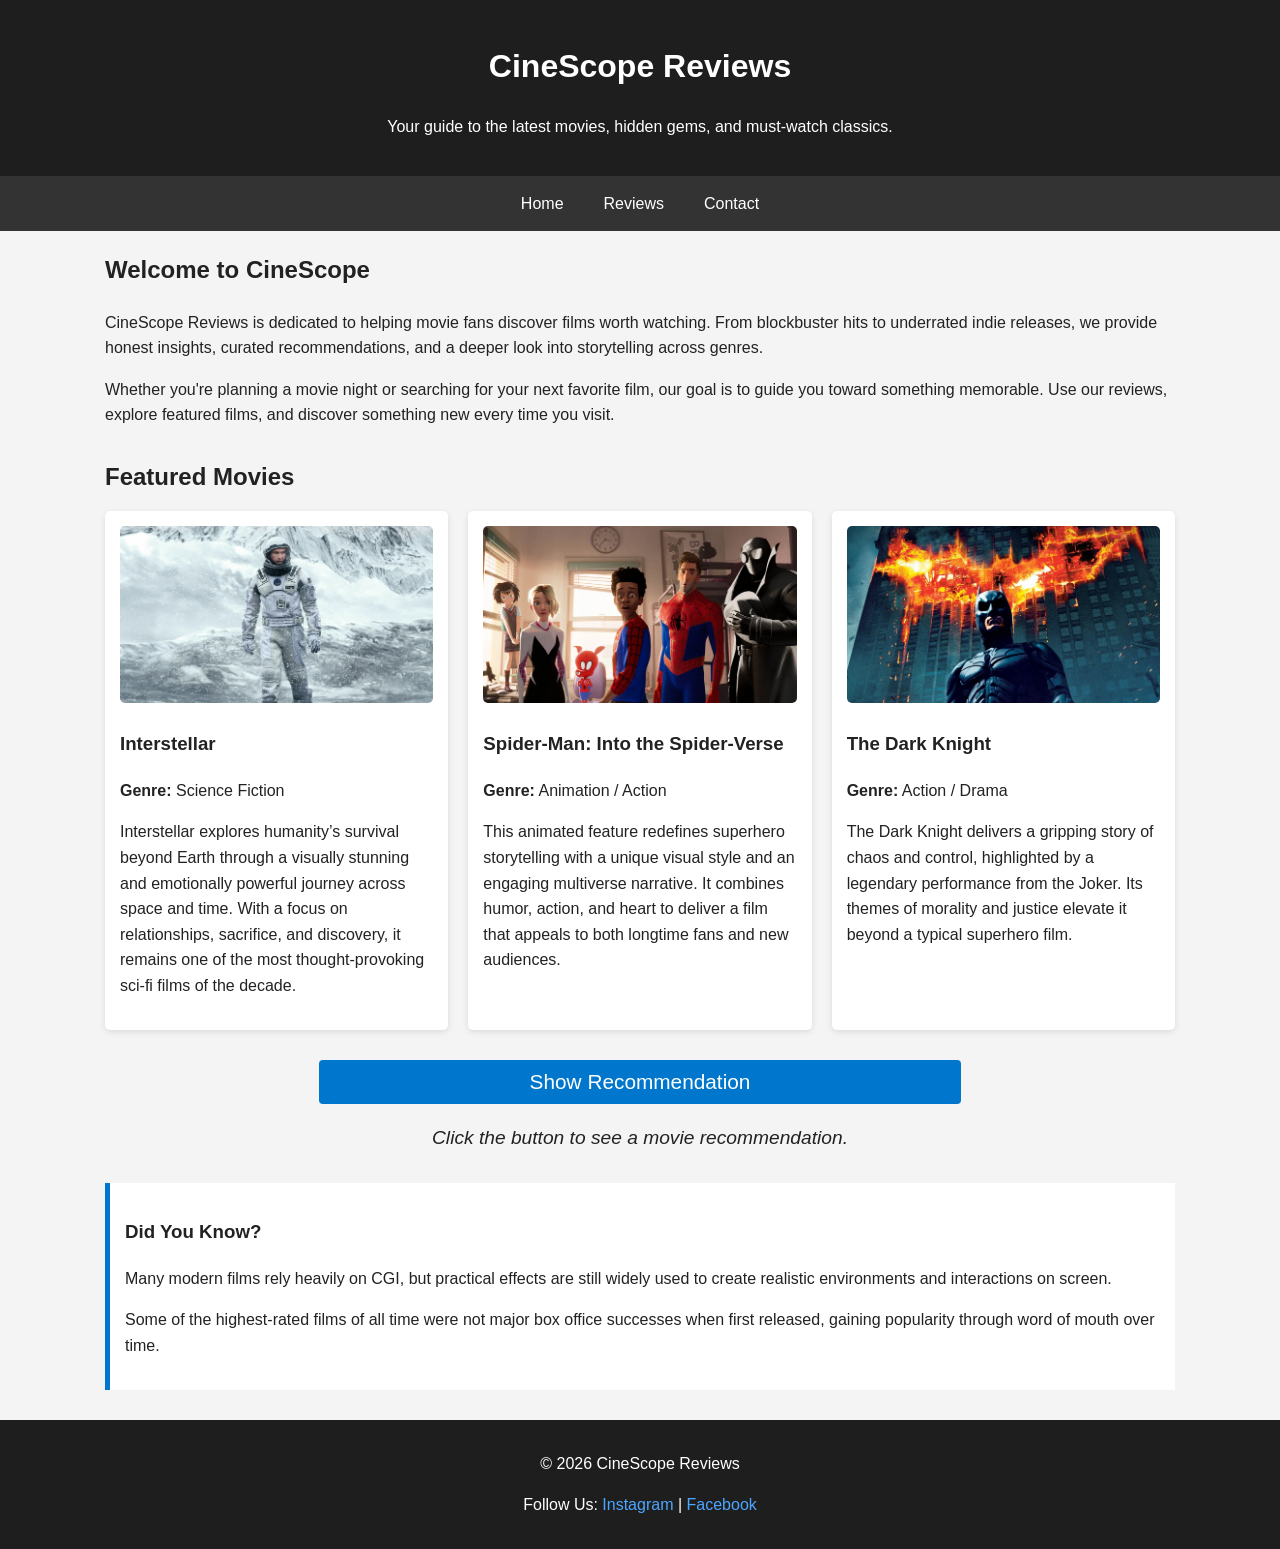
<file: index.html>
<!DOCTYPE html>
<html lang="en">

<head>
    <meta charset="UTF-8">
    <title>CineScope Reviews | Home</title>
    <meta name="description" content="Explore movie reviews, ratings, and recommendations across genres with CineScope Reviews.">
    <meta name="viewport" content="width=device-width, initial-scale=1.0">
    <link rel="icon" type="image/x-icon" href="media/favicon.ico">
    <link rel="stylesheet" href="css/styles.css">
</head>

<body>

    <a href="#main" class="skip-link">Skip to Content</a>

    <header>
        <h1>CineScope Reviews</h1>
        <p>Your guide to the latest movies, hidden gems, and must-watch classics.</p>
    </header>

    <nav>
        <ul>
            <li><a href="index.html">Home</a></li>
            <li><a href="reviews.html">Reviews</a></li>
            <li><a href="contact.html">Contact</a></li>
        </ul>
    </nav>

    <main id="main">

        <section class="hero">
            <h2>Welcome to CineScope</h2>
            <p>CineScope Reviews is dedicated to helping movie fans discover films worth watching. From blockbuster hits to underrated indie releases, we provide honest insights, curated recommendations, and a deeper look into storytelling across genres.</p>

            <p>Whether you're planning a movie night or searching for your next favorite film, our goal is to guide you toward something memorable. Use our reviews, explore featured films, and discover something new every time you visit.</p>
        </section>

        <section class="featured">
            <h2>Featured Movies</h2>

            <div class="movie-container">
                <article class="movie-card">
                    <img src="images/interstellar.jpg" alt="Scene from the movie Interstellar showing space exploration">
                    <h3>Interstellar</h3>
                    <p><strong>Genre:</strong> Science Fiction</p>
                    <p>Interstellar explores humanity’s survival beyond Earth through a visually stunning and emotionally powerful journey across space and time. With a focus on relationships, sacrifice, and discovery, it remains one of the most thought-provoking sci-fi films of the decade.</p>
                </article>

                <article class="movie-card">
                    <img src="images/spiderman.jpg" alt="Animated scene featuring multiple Spider-Man characters">
                    <h3>Spider-Man: Into the Spider-Verse</h3>
                    <p><strong>Genre:</strong> Animation / Action</p>
                    <p>This animated feature redefines superhero storytelling with a unique visual style and an engaging multiverse narrative. It combines humor, action, and heart to deliver a film that appeals to both longtime fans and new audiences.</p>
                </article>

                <article class="movie-card">
                    <img src="images/darkknight.jpg" alt="Batman standing against a city skyline at night">
                    <h3>The Dark Knight</h3>
                    <p><strong>Genre:</strong> Action / Drama</p>
                    <p>The Dark Knight delivers a gripping story of chaos and control, highlighted by a legendary performance from the Joker. Its themes of morality and justice elevate it beyond a typical superhero film.</p>
                </article>
            </div>
            <div id="button-group">
                <button onclick="showRecommendation()">Show Recommendation</button>
                <p id="recommendation-text">Click the button to see a movie recommendation.</p>
            </div>

        </section>

        <aside>
            <h3>Did You Know?</h3>
            <p>Many modern films rely heavily on CGI, but practical effects are still widely used to create realistic environments and interactions on screen.</p>

            <p>Some of the highest-rated films of all time were not major box office successes when first released, gaining popularity through word of mouth over time.</p>

            
        </aside>

    </main>

    <footer>
        <p>&copy; 2026 CineScope Reviews</p>
        <p>Follow Us: <a href="https://www.instagram.com" target="_blank">Instagram</a> | <a href="https://www.facebook.com" target="_blank">Facebook</a></p>
    </footer>

    <script src="js/script.js"></script>

</body>

</html>
</file>
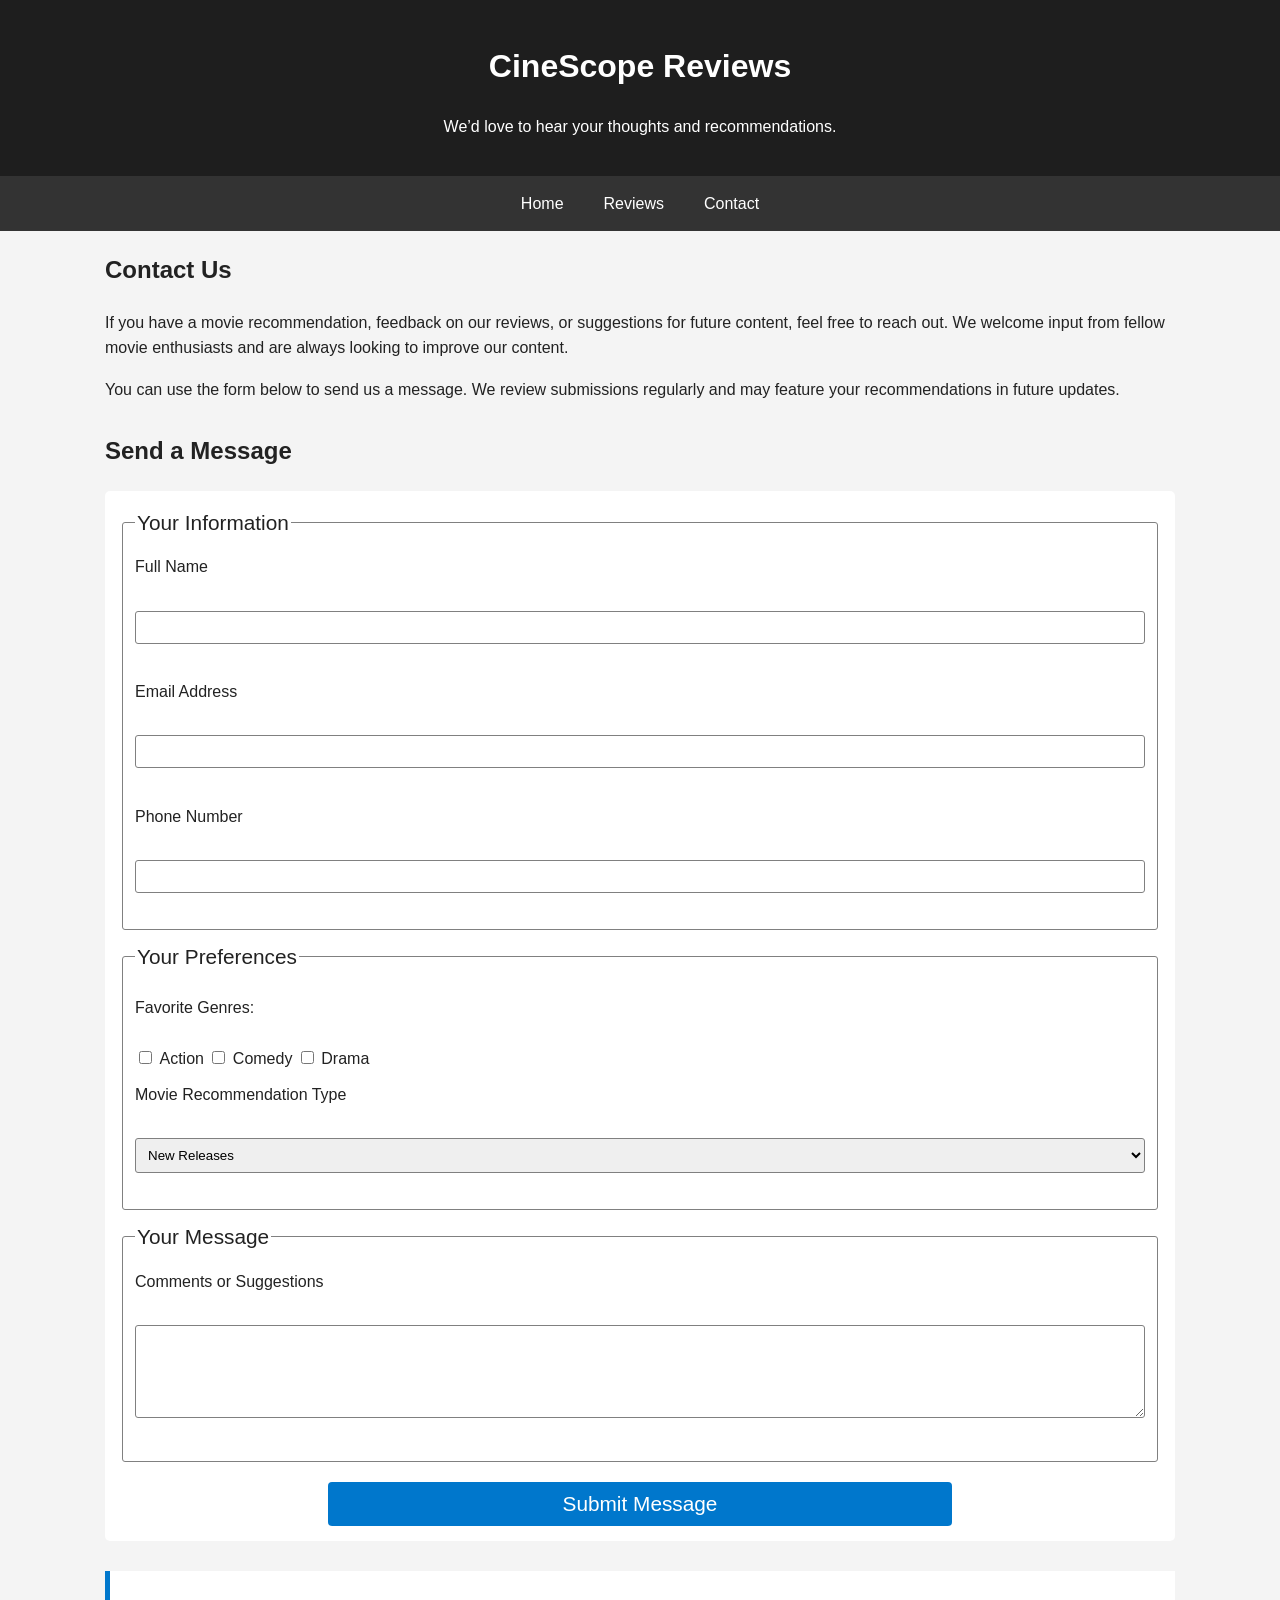
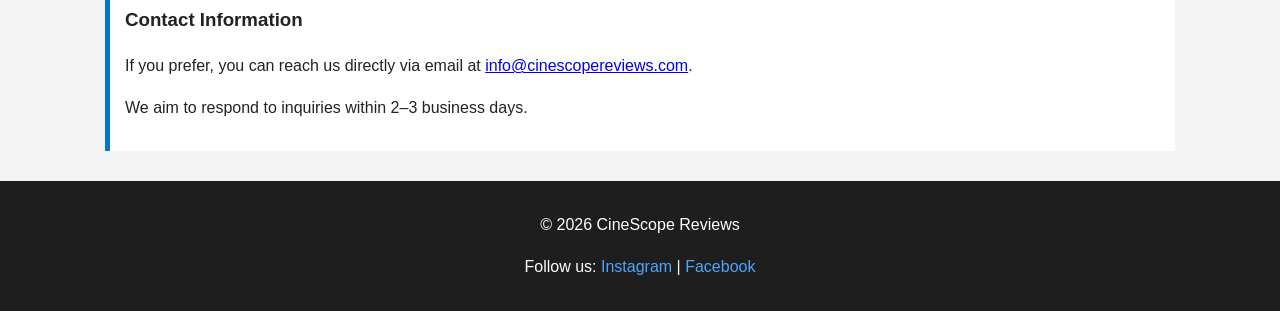
<file: contact.html>
<!DOCTYPE html>
<html lang="en">

<head>
    <meta charset="UTF-8">
    <title>CineScope Reviews | Contact</title>
    <meta name="description" content="Contact CineScope Reviews to share feedback, suggestions, or your favorite movies.">
    <meta name="viewport" content="width=device-width, initial-scale=1.0">
    <link rel="icon" type="image/x-icon" href="media/favicon.ico">
    <link rel="stylesheet" href="css/styles.css">
</head>

<body>

    <a href="#main" class="skip-link">Skip to Content</a>

    <header>
        <h1>CineScope Reviews</h1>
        <p>We’d love to hear your thoughts and recommendations.</p>
    </header>

    <nav>
        <ul>
            <li><a href="index.html">Home</a></li>
            <li><a href="reviews.html">Reviews</a></li>
            <li><a href="contact.html">Contact</a></li>
        </ul>
    </nav>

    <main id="main">

        <section class="contact-intro">
            <h2>Contact Us</h2>
            <p>If you have a movie recommendation, feedback on our reviews, or suggestions for future content, feel free to reach out. We welcome input from fellow movie enthusiasts and are always looking to improve our content.</p>

            <p>You can use the form below to send us a message. We review submissions regularly and may feature your recommendations in future updates.</p>
        </section>

        <section class="contact-form">
            <h2>Send a Message</h2>

            <form action="#" method="post">

                <fieldset>
                    <legend>Your Information</legend>

                    <label for="name">Full Name</label><br>
                    <input type="text" id="name" name="name" required><br><br>

                    <label for="email">Email Address</label><br>
                    <input type="email" id="email" name="email" required><br><br>

                    <label for="phone">Phone Number</label><br>
                    <input type="tel" id="phone" name="phone"><br><br>

                </fieldset>

                <fieldset>
                    <legend>Your Preferences</legend>

                    <p>Favorite Genres:</p>
                    <div class="checkbox-group">
                        <input type="checkbox" id="action" name="genre" value="action">
                        <label for="action">Action</label>

                        <input type="checkbox" id="comedy" name="genre" value="comedy">
                        <label for="comedy">Comedy</label>

                        <input type="checkbox" id="drama" name="genre" value="drama">
                        <label for="drama">Drama</label>
                    </div>

                    <label for="recommendation">Movie Recommendation Type</label><br>
                    <select id="recommendation" name="recommendation">
                        <option value="new">New Releases</option>
                        <option value="classic">Classics</option>
                        <option value="indie">Independent Films</option>
                    </select><br><br>

                </fieldset>

                <fieldset>
                    <legend>Your Message</legend>

                    <label for="message">Comments or Suggestions</label><br>
                    <textarea id="message" name="message" rows="5" cols="40"></textarea><br><br>

                </fieldset>

                <div id="button-group">
                    <button type="submit">Submit Message</button>
                </div>

            </form>
        </section>

        <aside>
            <h3>Contact Information</h3>
            <p>If you prefer, you can reach us directly via email at
                <a href="mailto:info@cinescopereviews.com">info@cinescopereviews.com</a>.
            </p>

            <p>We aim to respond to inquiries within 2–3 business days.</p>
        </aside>

    </main>

    <footer>
        <p>&copy; 2026 CineScope Reviews</p>
        <p>Follow us:
            <a href="https://www.instagram.com" target="_blank">Instagram</a> |
            <a href="https://www.facebook.com" target="_blank">Facebook</a>
        </p>
    </footer>

    <script src="js/script.js"></script>

</body>

</html>
</file>
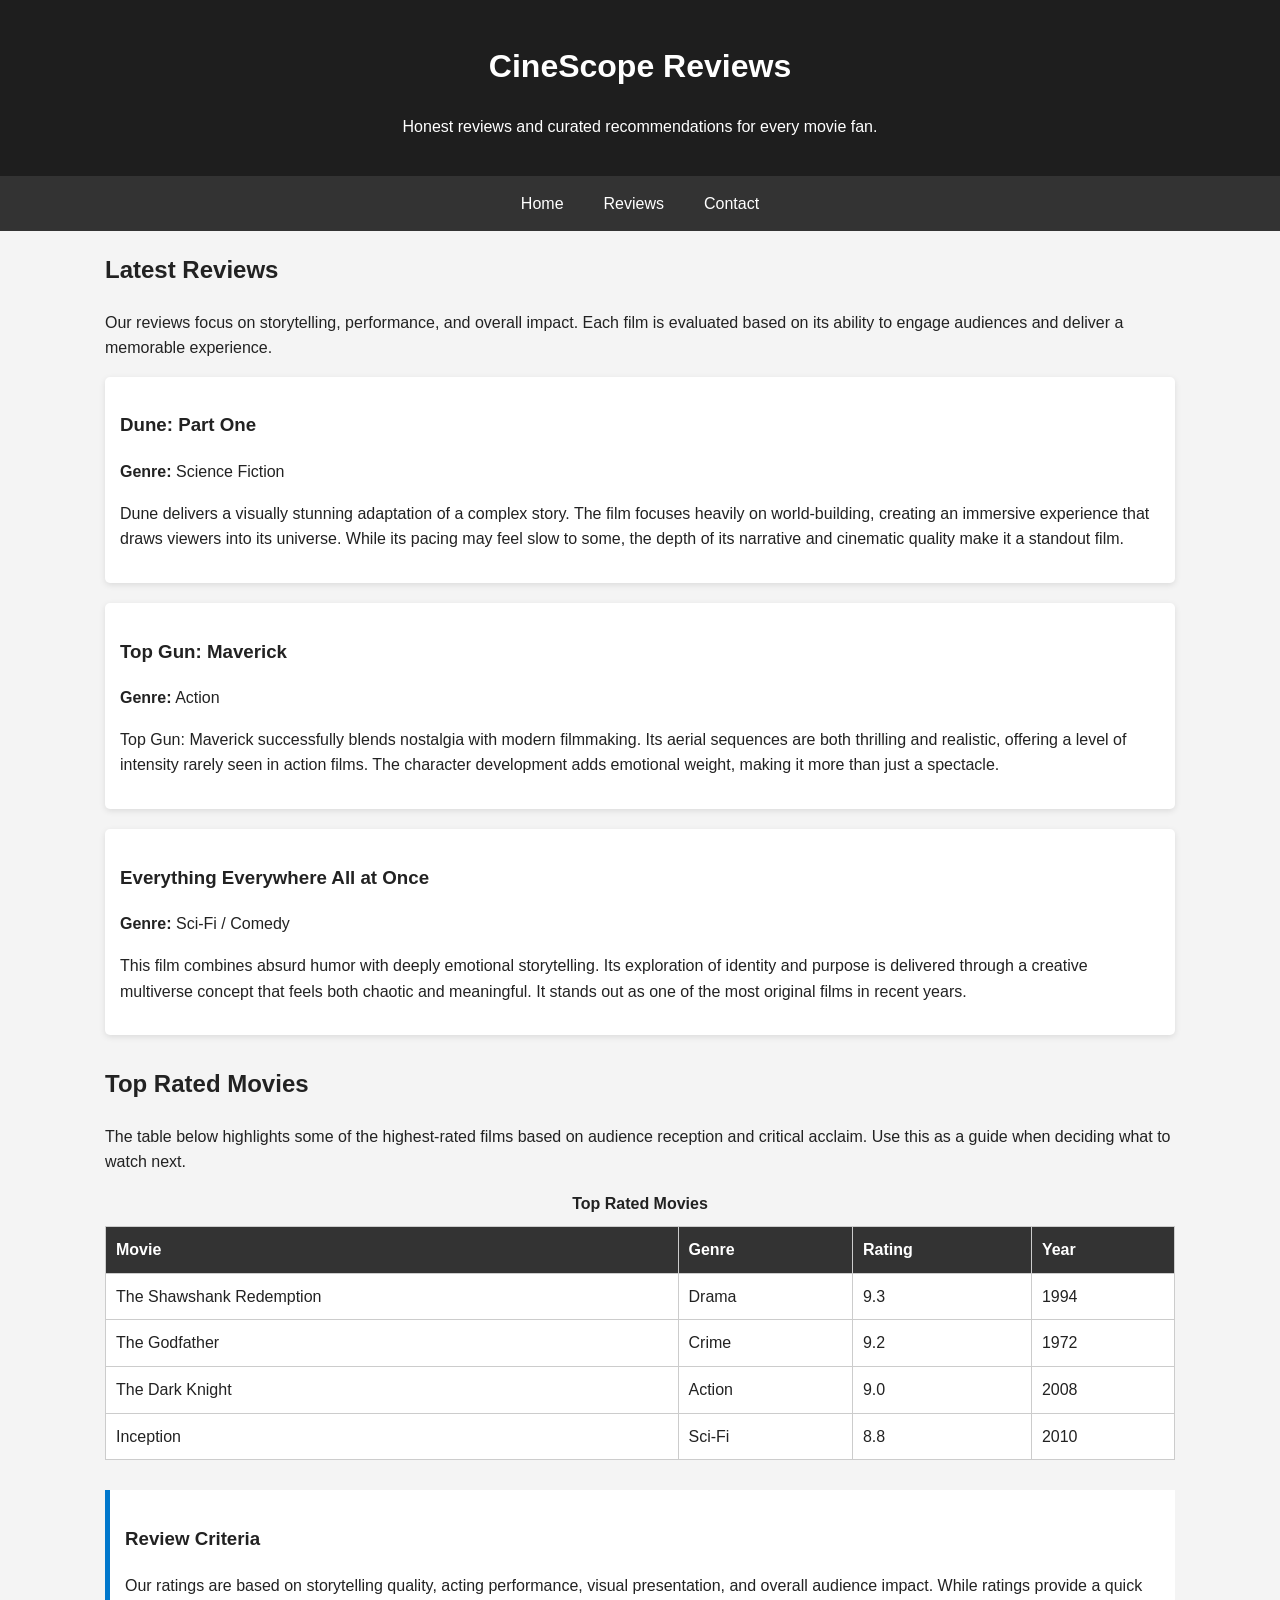
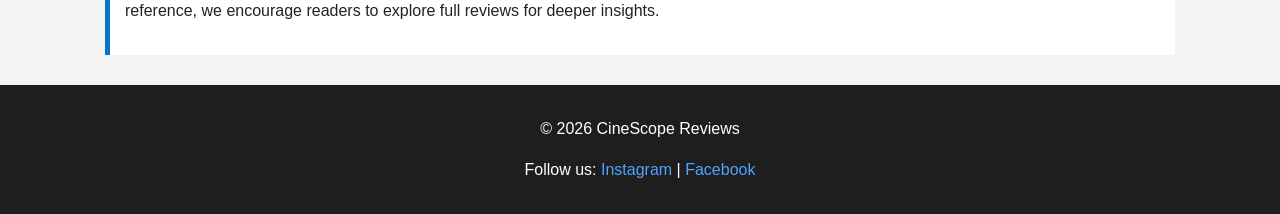
<file: reviews.html>
<!DOCTYPE html>
<html lang="en">
<head>
    <meta charset="UTF-8">
    <title>CineScope Reviews | Reviews</title>
    <meta name="description" content="Read detailed movie reviews and explore top-rated films across multiple genres.">
    <meta name="viewport" content="width=device-width, initial-scale=1.0">
    <link rel="icon" type="image/x-icon" href="media/favicon.ico">
    <link rel="stylesheet" href="css/styles.css">
</head>

<body>

<a href="#main" class="skip-link">Skip to Content</a>

<header>
    <h1>CineScope Reviews</h1>
    <p>Honest reviews and curated recommendations for every movie fan.</p>
</header>

<nav>
    <ul>
        <li><a href="index.html">Home</a></li>
        <li><a href="reviews.html">Reviews</a></li>
        <li><a href="contact.html">Contact</a></li>
    </ul>
</nav>

<main id="main">

    <section class="latest">
        <h2>Latest Reviews</h2>
        <p>Our reviews focus on storytelling, performance, and overall impact. Each film is evaluated based on its ability to engage audiences and deliver a memorable experience.</p>

        <article class="review">
            <h3>Dune: Part One</h3>
            <p><strong>Genre:</strong> Science Fiction</p>
            <p>Dune delivers a visually stunning adaptation of a complex story. The film focuses heavily on world-building, creating an immersive experience that draws viewers into its universe. While its pacing may feel slow to some, the depth of its narrative and cinematic quality make it a standout film.</p>
        </article>

        <article class="review">
            <h3>Top Gun: Maverick</h3>
            <p><strong>Genre:</strong> Action</p>
            <p>Top Gun: Maverick successfully blends nostalgia with modern filmmaking. Its aerial sequences are both thrilling and realistic, offering a level of intensity rarely seen in action films. The character development adds emotional weight, making it more than just a spectacle.</p>
        </article>

        <article class="review">
            <h3>Everything Everywhere All at Once</h3>
            <p><strong>Genre:</strong> Sci-Fi / Comedy</p>
            <p>This film combines absurd humor with deeply emotional storytelling. Its exploration of identity and purpose is delivered through a creative multiverse concept that feels both chaotic and meaningful. It stands out as one of the most original films in recent years.</p>
        </article>
    </section>

    <section class="top-rated">
        <h2>Top Rated Movies</h2>
        <p>The table below highlights some of the highest-rated films based on audience reception and critical acclaim. Use this as a guide when deciding what to watch next.</p>

        <table>
            <caption>Top Rated Movies</caption>
            <tr>
                <th>Movie</th>
                <th>Genre</th>
                <th>Rating</th>
                <th>Year</th>
            </tr>
            <tr>
                <td>The Shawshank Redemption</td>
                <td>Drama</td>
                <td>9.3</td>
                <td>1994</td>
            </tr>
            <tr>
                <td>The Godfather</td>
                <td>Crime</td>
                <td>9.2</td>
                <td>1972</td>
            </tr>
            <tr>
                <td>The Dark Knight</td>
                <td>Action</td>
                <td>9.0</td>
                <td>2008</td>
            </tr>
            <tr>
                <td>Inception</td>
                <td>Sci-Fi</td>
                <td>8.8</td>
                <td>2010</td>
            </tr>
        </table>
    </section>

    <aside>
        <h3>Review Criteria</h3>
        <p>Our ratings are based on storytelling quality, acting performance, visual presentation, and overall audience impact. While ratings provide a quick reference, we encourage readers to explore full reviews for deeper insights.</p>
    </aside>

</main>

<footer>
    <p>&copy; 2026 CineScope Reviews</p>
    <p>Follow us:
        <a href="https://www.instagram.com" target="_blank">Instagram</a> |
        <a href="https://www.facebook.com" target="_blank">Facebook</a>
    </p>
</footer>

<script src="js/script.js"></script>

</body>
</html>
</file>
<file: css/styles.css>
/* Global Styles */
* {
    box-sizing: border-box;
}

body {
    margin: 0;
    font-family: Arial, Helvetica, sans-serif;
    line-height: 1.6;
    color: #222;
    background-color: #f4f4f4;
}

/* Skip Link (Accessibility) */
.skip-link {
    position: absolute;
    left: -9999px;
    top: 10px;
    background: #000;
    color: #fff;
    padding: 8px;
    z-index: 1000;
}

.skip-link:focus {
    left: 10px;
}

/* Header */
header {
    background-color: #1e1e1e;
    color: #fff;
    padding: 20px;
    text-align: center;
}

/* Navigation */
nav {
    background-color: #333;
}

nav ul {
    list-style: none;
    margin: 0;
    padding: 0;
}

nav li {
    border-bottom: 1px solid #444;
}

nav a {
    display: block;
    padding: 12px;
    color: #fff;
    text-decoration: none;
}

nav a:hover {
    background-color: #555;
}

/* Main Layout */
main {
    max-width: 1100px;
    margin: 20px auto;
    padding: 0 15px;
}

/* Sections & Articles */
section {
    margin-bottom: 30px;
}

article {
    background-color: #fff;
    padding: 15px;
    margin-bottom: 20px;
    border-radius: 5px;
    box-shadow: 0 2px 6px rgba(0,0,0,0.1);
}

/* Images */
img {
    width: 100%;
    height: auto;
    border-radius: 5px;
}

/* Buttons */
button {
    background-color: #0077cc;
    color: #fff;
    border: none;
    padding: 10px 15px;
    margin-top: 10px;
    cursor: pointer;
    border-radius: 4px;
}

button:hover {
    background-color: #005fa3;
}

#button-group {
    width: 100%;
    margin: 0 auto;
}

button {
    width: 100%;
    font-size: 1.3em;
}

#recommendation-text {
    font-style: italic;
    font-size: 1.2em;
    text-align: center;
}

/* Tables */
table {
    width: 100%;
    border-collapse: collapse;
    background-color: #fff;
}

caption {
    font-weight: bold;
    margin-bottom: 10px;
}

th, td {
    border: 1px solid #ccc;
    padding: 10px;
    text-align: left;
}

th {
    background-color: #333;
    color: #fff;
}

/* Forms */
form {
    background-color: #fff;
    padding: 15px;
    border-radius: 5px;
}

fieldset {
    border: 1px solid #808080;
    border-radius: 3px;
    margin-bottom: 10px;
}

legend {
    font-size: 1.3em;
}

label {
    margin-top: 10px;
    display: block;
}

input,
select,
textarea {
    width: 100%;
    padding: 8px;
    margin-top: 5px;
    border: 1px solid #808080;
    border-radius: 3px;
}

.checkbox-group input {
    width: max-content;
}

.checkbox-group label {
    display: inline-block;
}

/* Aside */
aside {
    background-color: #fff;
    padding: 15px;
    border-left: 5px solid #0077cc;
    margin-bottom: 30px;
}

/* Footer */
footer {
    background-color: #1e1e1e;
    color: #fff;
    text-align: center;
    padding: 15px;
}

footer a {
    color: #4da6ff;
    text-decoration: none;
}

footer a:hover {
    text-decoration: underline;
}

/* Featured */
.featured {
    display: block;
}

.featured h2 {
    margin-bottom: 15px;
}

.featured .movie-container {
    display: flex;
    flex-direction: column;
    gap: 20px;
}

.recommendation {
    margin-top: 20px;
}

/* Responsive Design */

/* Tablet */
@media (min-width: 768px) {

    nav ul {
        display: flex;
        justify-content: center;
    }

    nav li {
        border: none;
    }

    nav a {
        padding: 15px 20px;
    }

    .featured .movie-container {
        flex-direction: row;
    }

    .movie-card {
        flex: 1;
    }

    #button-group {
        width: 60%;
        margin: 0 auto;
    }
}

/* Desktop */
@media (min-width: 768px) {

    nav ul {
        display: flex;
        justify-content: center;
    }

    nav li {
        border: none;
    }

    nav a {
        padding: 15px 20px;
    }

    .featured .movie-container {
        flex-direction: row;
    }

    .movie-card {
        flex: 1;
    }

    #button-group {
        width: 60%;
        margin: 0 auto;
    }
}
</file>
